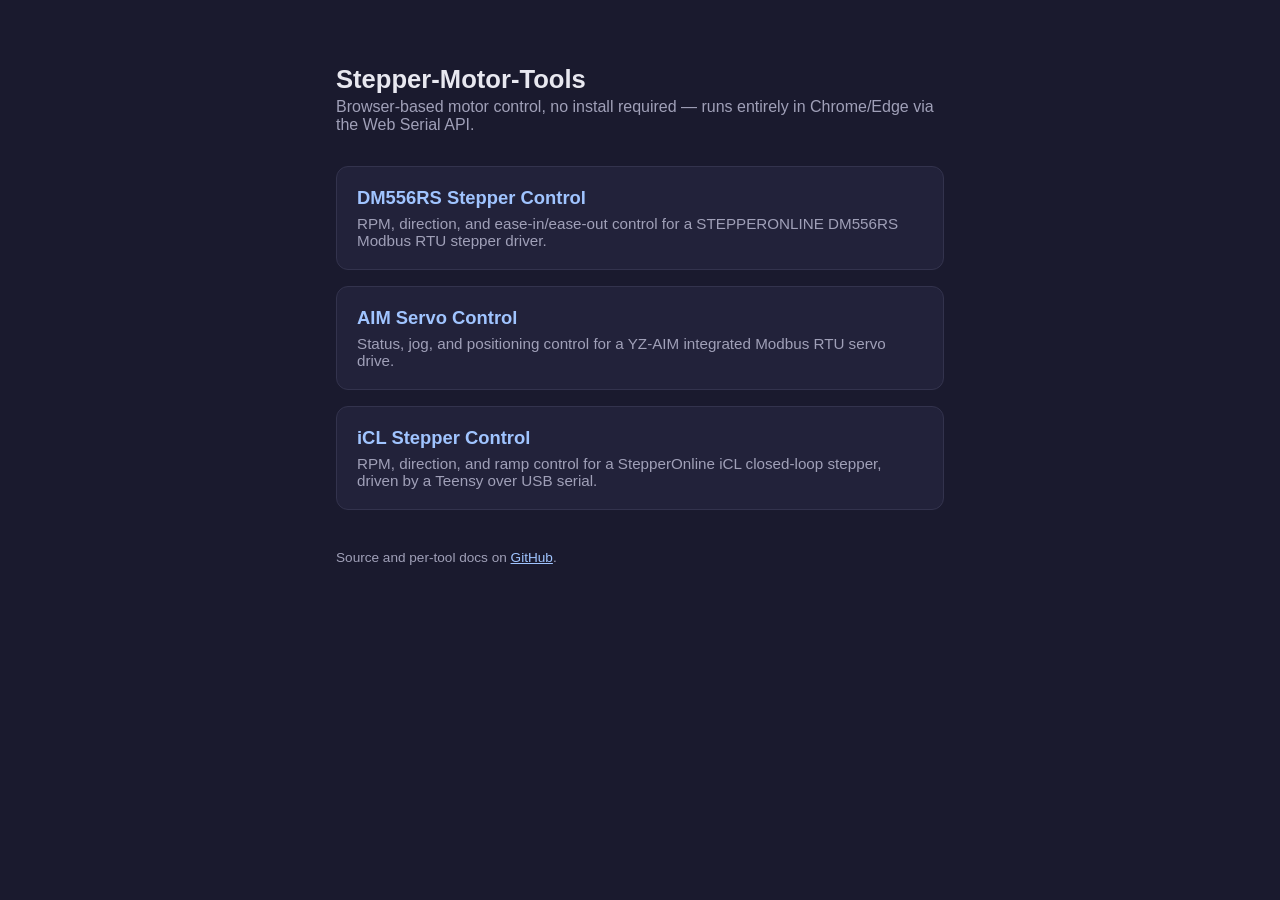
<file: Landing/index.html>
<!DOCTYPE html>
<html lang="en">
<head>
<meta charset="UTF-8">
<meta name="viewport" content="width=device-width, initial-scale=1.0">
<title>Stepper-Motor-Tools</title>
<style>
  :root {
    --bg: #1a1a2e;
    --panel-bg: #22223a;
    --text: #e8e8f0;
    --muted: #a0a0b8;
    --accent: #a0c4ff;
    --border: #33334d;
  }
  * { box-sizing: border-box; }
  body {
    margin: 0;
    font-family: -apple-system, BlinkMacSystemFont, "Segoe UI", Roboto, sans-serif;
    background: var(--bg);
    color: var(--text);
  }
  .page {
    max-width: 640px;
    margin: 0 auto;
    padding: 48px 16px;
  }
  h1 { font-size: 1.6rem; margin-bottom: 4px; }
  .subtitle { color: var(--muted); margin-top: 0; }
  .tool-list { display: flex; flex-direction: column; gap: 16px; margin-top: 32px; }
  a.tool-card {
    display: block;
    padding: 20px;
    border-radius: 12px;
    background: var(--panel-bg);
    border: 1px solid var(--border);
    color: var(--text);
    text-decoration: none;
  }
  a.tool-card:hover { border-color: var(--accent); }
  .tool-card h2 { margin: 0 0 6px; font-size: 1.15rem; color: var(--accent); }
  .tool-card p { margin: 0; color: var(--muted); font-size: 0.95rem; }
  footer { margin-top: 40px; color: var(--muted); font-size: 0.85rem; }
  footer a { color: var(--accent); }
</style>
</head>
<body>
<div class="page">
  <h1>Stepper-Motor-Tools</h1>
  <p class="subtitle">Browser-based motor control, no install required &mdash; runs entirely in Chrome/Edge via the Web Serial API.</p>

  <div class="tool-list">
    <a class="tool-card" href="./dm556rs/">
      <h2>DM556RS Stepper Control</h2>
      <p>RPM, direction, and ease-in/ease-out control for a STEPPERONLINE DM556RS Modbus RTU stepper driver.</p>
    </a>
    <a class="tool-card" href="./aim-servo/">
      <h2>AIM Servo Control</h2>
      <p>Status, jog, and positioning control for a YZ-AIM integrated Modbus RTU servo drive.</p>
    </a>
    <a class="tool-card" href="./icl/">
      <h2>iCL Stepper Control</h2>
      <p>RPM, direction, and ramp control for a StepperOnline iCL closed-loop stepper, driven by a Teensy over USB serial.</p>
    </a>
  </div>

  <footer>
    Source and per-tool docs on <a href="https://github.com/MeowWolf/Stepper-Motor-Tools">GitHub</a>.
  </footer>
</div>
</body>
</html>
</file>
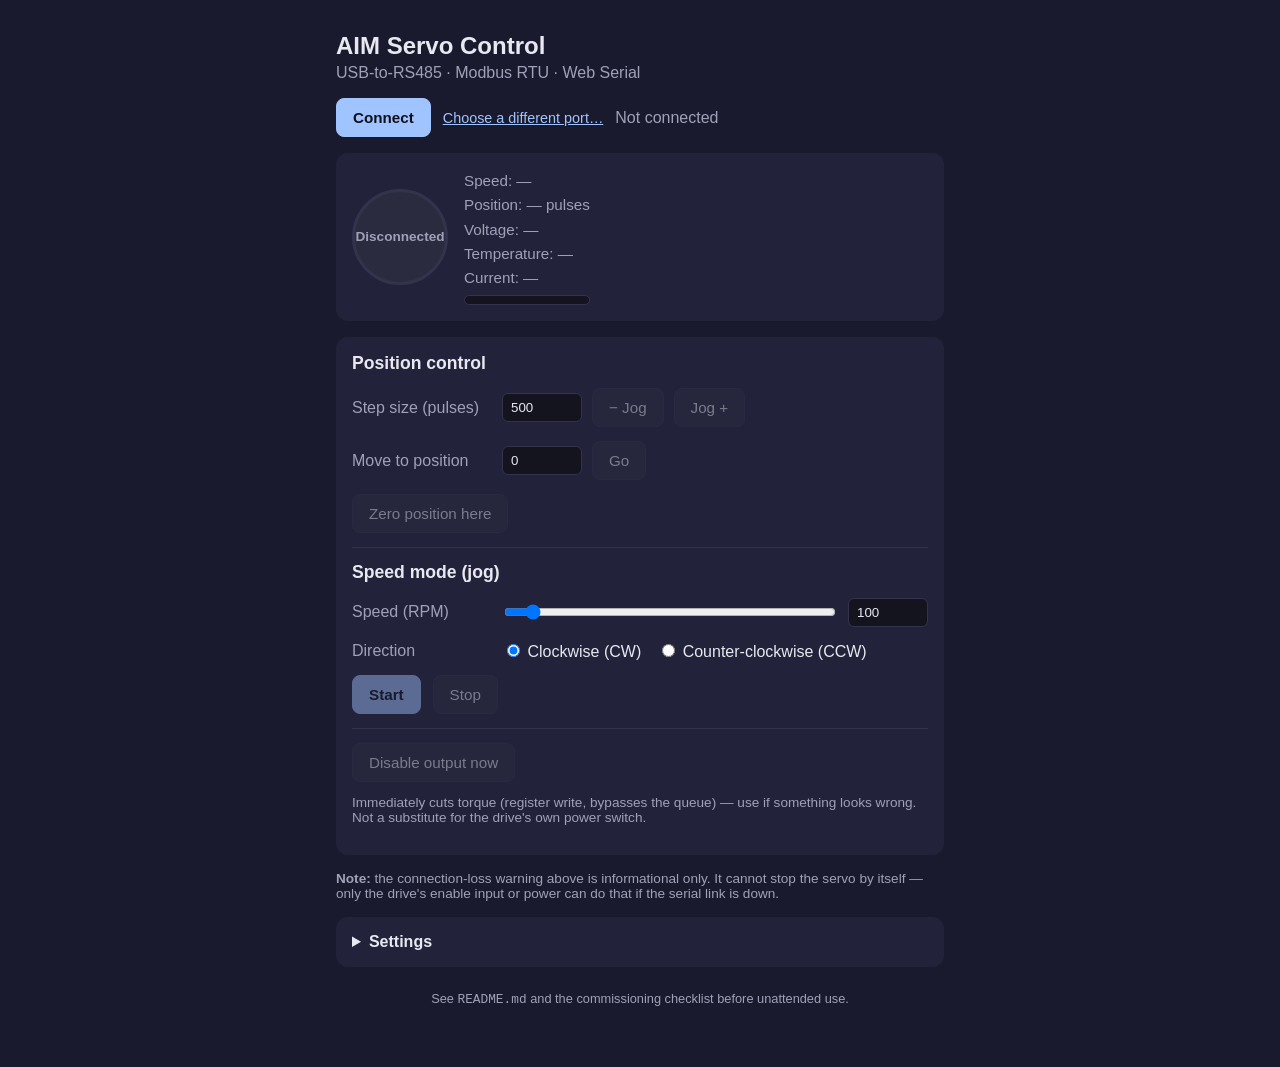
<file: AimServo/Web/index.html>
<!DOCTYPE html>
<html lang="en">
<head>
<meta charset="UTF-8">
<meta name="viewport" content="width=device-width, initial-scale=1.0">
<title>AIM Servo Control</title>
<link rel="stylesheet" href="css/styles.css">
</head>
<body>

<div id="unsupported-notice" class="unsupported-notice" hidden>
  <h1>Browser not supported</h1>
  <p>
    This tool needs the Web Serial API to talk to your USB-to-RS485 adapter. That's only
    available in <strong>Google Chrome</strong> or <strong>Microsoft Edge</strong> on a desktop
    or laptop computer.
  </p>
  <p>It will not work in Safari, Firefox, or on most mobile browsers.</p>
</div>

<div id="app" class="app">

  <header class="app-header">
    <h1>AIM Servo Control</h1>
    <p class="subtitle">USB-to-RS485 &middot; Modbus RTU &middot; Web Serial</p>
  </header>

  <div id="link-lost-banner" class="banner banner-warning" hidden>
    <strong>Connection lost.</strong>
    If the servo was jogging, it may still be spinning &mdash; this app cannot stop it without
    a live connection. Use the drive's enable input or power switch if needed.
    <button id="btn-reconnect" type="button">Reconnect</button>
  </div>

  <section class="connection-bar">
    <button id="btn-connect" type="button" class="btn btn-primary">Connect</button>
    <button id="btn-disconnect" type="button" class="btn" hidden>Disconnect</button>
    <button id="btn-choose-port" type="button" class="btn-link">Choose a different port&hellip;</button>
    <span id="connection-state" class="connection-state">Not connected</span>
  </section>

  <section id="status-panel" class="status-panel">
    <div id="status-light" class="status-light status-idle">
      <span id="status-text">Idle</span>
    </div>
    <div class="status-details">
      <div>Speed: <span id="status-speed">&mdash;</span></div>
      <div>Position: <span id="status-position">&mdash;</span> pulses</div>
      <div>Voltage: <span id="status-voltage">&mdash;</span></div>
      <div>Temperature: <span id="status-temp">&mdash;</span></div>
      <div>
        Current: <span id="status-current">&mdash;</span>
        <div class="current-bar-track"><div id="current-bar-fill" class="current-bar-fill"></div></div>
      </div>
      <div id="status-alarm" class="status-alarm" hidden></div>
    </div>
  </section>

  <section class="controls-panel">
    <div class="control-section">
      <h2>Position control</h2>
      <div class="control-row">
        <label for="step-size">Step size (pulses)</label>
        <input type="number" id="step-size" value="500" min="1">
        <button id="btn-jog-neg" type="button" class="btn">&minus; Jog</button>
        <button id="btn-jog-pos" type="button" class="btn">Jog +</button>
      </div>
      <div class="control-row">
        <label for="absolute-target">Move to position</label>
        <input type="number" id="absolute-target" value="0">
        <button id="btn-move-absolute" type="button" class="btn">Go</button>
      </div>
      <div class="control-row">
        <button id="btn-zero-position" type="button" class="btn">Zero position here</button>
      </div>
    </div>

    <div class="control-section">
      <h2>Speed mode (jog)</h2>
      <div class="control-row">
        <label for="jog-rpm-slider">Speed (RPM)</label>
        <input type="range" id="jog-rpm-slider" min="0" max="1500" value="100">
        <input type="number" id="jog-rpm-number" min="0" max="1500" value="100">
      </div>
      <div class="control-row">
        <span class="control-label">Direction</span>
        <div class="direction-toggle" role="radiogroup" aria-label="Direction">
          <label><input type="radio" name="jog-direction" value="CW" checked> Clockwise (CW)</label>
          <label><input type="radio" name="jog-direction" value="CCW"> Counter-clockwise (CCW)</label>
        </div>
      </div>
      <p id="jog-direction-hint" class="hint" hidden>Stop jogging to change direction.</p>
      <div class="control-row button-row">
        <button id="btn-jog-start" type="button" class="btn btn-primary" disabled>Start</button>
        <button id="btn-jog-stop" type="button" class="btn" disabled>Stop</button>
      </div>
    </div>

    <div class="control-section">
      <button id="btn-disable-output" type="button" class="btn" disabled>Disable output now</button>
      <p class="hint">Immediately cuts torque (register write, bypasses the queue) &mdash; use if
        something looks wrong. Not a substitute for the drive's own power switch.</p>
    </div>

    <div id="fault-panel" class="fault-panel" hidden>
      <p id="fault-message"></p>
      <button id="btn-clear-fault" type="button" class="btn">Resume</button>
    </div>

    <div id="trip-panel" class="trip-panel" hidden>
      <p>Output was disabled automatically: measured current exceeded the configured safety
        threshold (possible stall/bind). Confirm the shaft is free before resuming.</p>
      <button id="btn-resume-trip" type="button" class="btn">Resume</button>
    </div>
  </section>

  <section class="disclaimer">
    <p>
      <strong>Note:</strong> the connection-loss warning above is informational only. It cannot
      stop the servo by itself &mdash; only the drive's enable input or power can do that if the
      serial link is down.
    </p>
  </section>

  <details class="settings-panel">
    <summary>Settings</summary>

    <div class="settings-grid">
      <label>Slave ID
        <input type="number" id="setting-slave-id" min="0" max="255">
      </label>
      <label>Model (sets RPM max)
        <select id="setting-model"></select>
      </label>
      <label>RPM min
        <input type="number" id="setting-rpm-min" min="0">
      </label>
      <label>RPM max
        <input type="number" id="setting-rpm-max" min="1">
      </label>
      <label>Acceleration ((r/min)/s)
        <input type="number" id="setting-accel" min="0" max="60098">
      </label>
      <label>Current cutoff (A)
        <input type="number" id="setting-current-cutoff" min="0" step="0.05">
      </label>
      <label>Direction method
        <select id="setting-direction-method">
          <option value="signed">Signed target speed (default, confirmed)</option>
          <option value="dir-polarity">Direction-polarity register (confirmed non-functional)</option>
        </select>
      </label>
      <label>Positive = DIR polarity
        <select id="setting-positive-dir-polarity">
          <option value="0">0</option>
          <option value="1">1</option>
        </select>
      </label>
      <label>Poll interval (ms)
        <input type="number" id="setting-poll-interval" min="50">
      </label>
      <label>Request timeout (ms)
        <input type="number" id="setting-request-timeout" min="50">
      </label>
      <label>Inter-write delay (ms)
        <input type="number" id="setting-inter-write-delay" min="0">
      </label>
      <label>Link-lost threshold (missed polls)
        <input type="number" id="setting-link-lost-threshold" min="1">
      </label>
    </div>
    <p class="hint">
      This drive is fixed at 19200 baud / 8N1 (no configurable baud/parity register), so the app
      always opens the serial port with those settings &mdash; only the Slave ID here needs to
      match the drive. Settings are stored per browser origin: values saved while testing locally
      won't carry over to the GitHub Pages URL, or vice versa.
    </p>
    <div class="settings-actions">
      <button id="btn-save-settings" type="button" class="btn btn-primary">Save settings</button>
      <button id="btn-reset-settings" type="button" class="btn">Reset to defaults</button>
    </div>

    <details class="danger-zone">
      <summary>Danger zone &mdash; write configuration to the drive</summary>
      <p class="hint">
        These write to the drive's own memory and save to EEPROM (limited write cycles &mdash;
        don't use these routinely). Only meaningful when connected.
      </p>
      <div class="control-row">
        <input type="number" id="danger-gear-num" placeholder="Numerator">
        <input type="number" id="danger-gear-den" placeholder="Denominator">
        <button id="btn-danger-gear" type="button" class="btn" disabled>Write electronic gear</button>
      </div>
      <div class="control-row">
        <button id="btn-danger-persistent-comm" type="button" class="btn" disabled>Set persistent comm-mode on power-up</button>
      </div>
    </details>

    <details class="advanced-panel">
      <summary>Advanced &mdash; raw register access (for commissioning/debugging)</summary>
      <div class="control-row">
        <label>Read register (hex addr, e.g. 0E)
          <input type="text" id="raw-read-addr" placeholder="0E">
        </label>
        <button id="btn-raw-read" type="button" class="btn" disabled>Read</button>
        <span id="raw-read-result"></span>
      </div>
      <div class="control-row">
        <label>Write register (hex addr / hex value)
          <input type="text" id="raw-write-addr" placeholder="01">
          <input type="text" id="raw-write-value" placeholder="0001">
        </label>
        <button id="btn-raw-write" type="button" class="btn" disabled>Write</button>
        <span id="raw-write-result"></span>
      </div>
    </details>
  </details>

  <footer class="app-footer">
    <p>See <code>README.md</code> and the commissioning checklist before unattended use.</p>
  </footer>

</div>

<script type="module" src="js/app.js"></script>
</body>
</html>
</file>
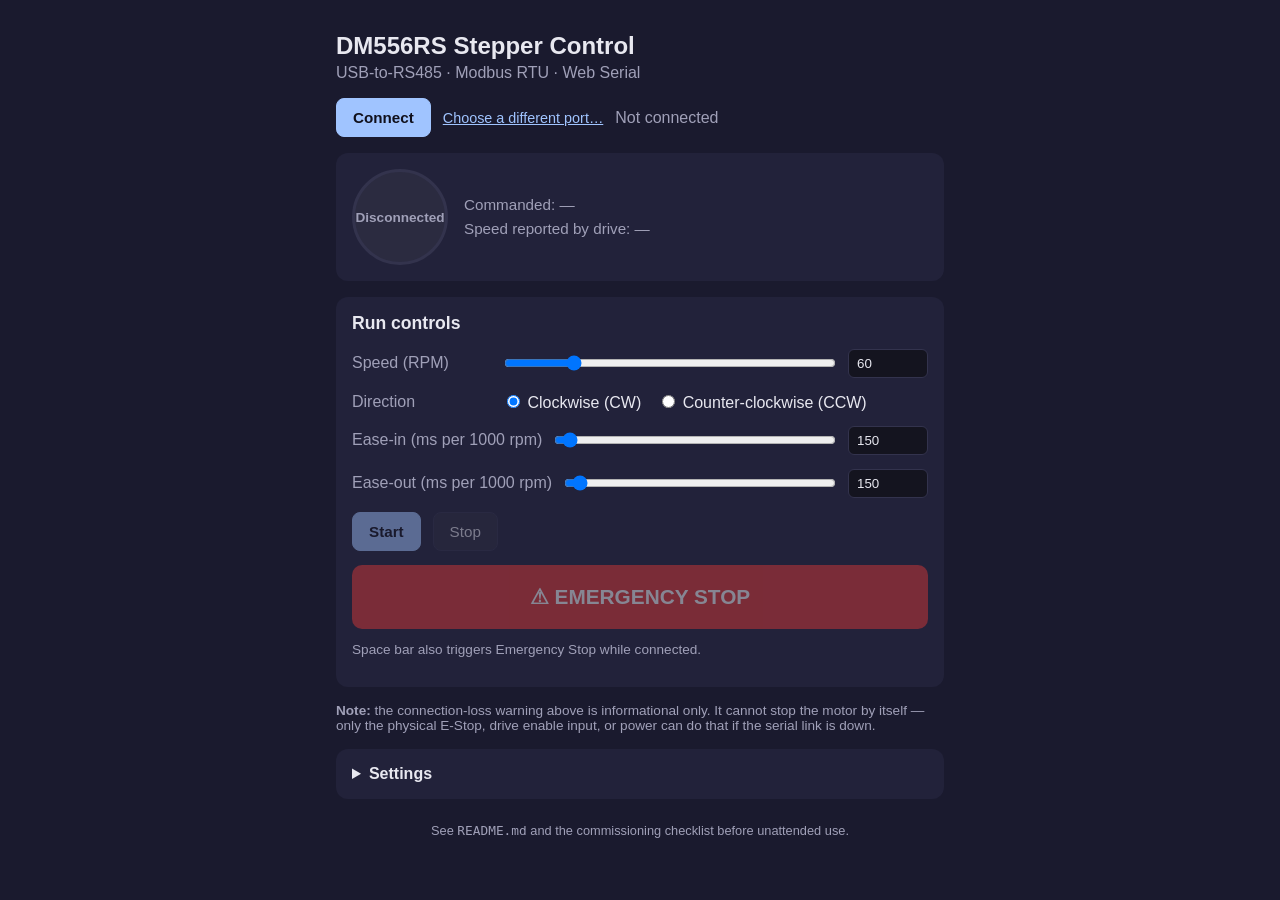
<file: DM556RS/Web/index.html>
<!DOCTYPE html>
<html lang="en">
<head>
<meta charset="UTF-8">
<meta name="viewport" content="width=device-width, initial-scale=1.0">
<title>DM556RS Stepper Control</title>
<link rel="stylesheet" href="css/styles.css">
</head>
<body>

<div id="unsupported-notice" class="unsupported-notice" hidden>
  <h1>Browser not supported</h1>
  <p>
    This tool needs the Web Serial API to talk to your USB-to-RS485 adapter. That's only
    available in <strong>Google Chrome</strong> or <strong>Microsoft Edge</strong> on a desktop
    or laptop computer.
  </p>
  <p>It will not work in Safari, Firefox, or on most mobile browsers.</p>
</div>

<div id="app" class="app">

  <header class="app-header">
    <h1>DM556RS Stepper Control</h1>
    <p class="subtitle">USB-to-RS485 &middot; Modbus RTU &middot; Web Serial</p>
  </header>

  <div id="link-lost-banner" class="banner banner-warning" hidden>
    <strong>Connection lost.</strong>
    If the motor was running, it may still be spinning &mdash; this app cannot stop it without
    a live connection. Use the drive's physical E-Stop or power switch if needed.
    <button id="btn-reconnect" type="button">Reconnect</button>
  </div>

  <section class="connection-bar">
    <button id="btn-connect" type="button" class="btn btn-primary">Connect</button>
    <button id="btn-disconnect" type="button" class="btn" hidden>Disconnect</button>
    <button id="btn-choose-port" type="button" class="btn-link">Choose a different port&hellip;</button>
    <span id="connection-state" class="connection-state">Not connected</span>
  </section>

  <section id="status-panel" class="status-panel">
    <div id="status-light" class="status-light status-idle">
      <span id="status-text">Idle</span>
    </div>
    <div class="status-details">
      <div>Commanded: <span id="status-commanded">&mdash;</span></div>
      <div>Speed reported by drive: <span id="status-feedback-rpm">&mdash;</span></div>
      <div id="status-alarm" class="status-alarm" hidden></div>
    </div>
  </section>

  <section class="controls-panel">
    <h2>Run controls</h2>

    <div class="control-row">
      <label for="rpm-slider">Speed (RPM)</label>
      <input type="range" id="rpm-slider" min="1" max="300" value="60">
      <input type="number" id="rpm-number" min="1" max="300" value="60">
    </div>

    <div class="control-row">
      <span class="control-label">Direction</span>
      <div class="direction-toggle" role="radiogroup" aria-label="Direction">
        <label><input type="radio" name="direction" value="CW" checked> Clockwise (CW)</label>
        <label><input type="radio" name="direction" value="CCW"> Counter-clockwise (CCW)</label>
      </div>
    </div>
    <p id="direction-hint" class="hint" hidden>Stop the motor to change direction.</p>

    <div class="control-row">
      <label for="ease-in-slider">Ease-in (ms per 1000 rpm)</label>
      <input type="range" id="ease-in-slider" min="0" max="5000" step="10" value="150">
      <input type="number" id="ease-in-number" min="0" max="10000" value="150">
    </div>

    <div class="control-row">
      <label for="ease-out-slider">Ease-out (ms per 1000 rpm)</label>
      <input type="range" id="ease-out-slider" min="0" max="5000" step="10" value="150">
      <input type="number" id="ease-out-number" min="0" max="10000" value="150">
    </div>

    <div class="control-row button-row">
      <button id="btn-start" type="button" class="btn btn-primary" disabled>Start</button>
      <button id="btn-stop" type="button" class="btn" disabled>Stop</button>
    </div>

    <button id="btn-estop" type="button" class="btn btn-estop" disabled>&#9888; EMERGENCY STOP</button>
    <p class="hint">Space bar also triggers Emergency Stop while connected.</p>

    <div id="fault-panel" class="fault-panel" hidden>
      <p id="fault-message"></p>
      <button id="btn-clear-fault" type="button" class="btn">Clear Fault</button>
    </div>

    <div id="estop-panel" class="estop-panel" hidden>
      <p>Emergency stop latched. Confirm the area is safe before resuming.</p>
      <button id="btn-resume" type="button" class="btn">Resume</button>
    </div>
  </section>

  <section class="disclaimer">
    <p>
      <strong>Note:</strong> the connection-loss warning above is informational only. It cannot
      stop the motor by itself &mdash; only the physical E-Stop, drive enable input, or power can
      do that if the serial link is down.
    </p>
  </section>

  <details class="settings-panel">
    <summary>Settings</summary>

    <div class="settings-grid">
      <label>Slave ID
        <input type="number" id="setting-slave-id" min="0" max="127">
      </label>
      <label>Baud rate
        <select id="setting-baud-rate"></select>
      </label>
      <label>Data format
        <select id="setting-data-format"></select>
      </label>
      <label>RPM min
        <input type="number" id="setting-rpm-min" min="0">
      </label>
      <label>RPM max
        <input type="number" id="setting-rpm-max" min="1">
      </label>
      <label>Poll interval (ms)
        <input type="number" id="setting-poll-interval" min="50">
      </label>
      <label>Request timeout (ms)
        <input type="number" id="setting-request-timeout" min="50">
      </label>
      <label>Inter-write delay (ms)
        <input type="number" id="setting-inter-write-delay" min="0">
      </label>
      <label>Link-lost threshold (missed polls)
        <input type="number" id="setting-link-lost-threshold" min="1">
      </label>
    </div>
    <p class="hint">
      Baud rate / data format / slave ID here must match the drive's DIP switches (or its
      current register values). They only take effect on your next Connect &mdash; they don't
      change anything on the drive itself. To change the drive's own configuration, use the
      Danger Zone below.
    </p>
    <div class="settings-actions">
      <button id="btn-save-settings" type="button" class="btn btn-primary">Save settings</button>
      <button id="btn-reset-settings" type="button" class="btn">Reset to defaults</button>
    </div>

    <details class="danger-zone">
      <summary>Danger zone &mdash; write configuration to the drive</summary>
      <p class="hint">
        These write to the drive's own memory and save to EEPROM (limited write cycles &mdash;
        don't use these routinely). Only meaningful when connected. After using one of these,
        update the Settings above to match, then disconnect and reconnect.
      </p>
      <div class="control-row">
        <input type="number" id="danger-slave-id" min="0" max="127" placeholder="New slave ID">
        <button id="btn-danger-slave-id" type="button" class="btn" disabled>Write slave ID</button>
      </div>
      <div class="control-row">
        <select id="danger-baud-rate"></select>
        <button id="btn-danger-baud-rate" type="button" class="btn" disabled>Write baud rate</button>
      </div>
      <div class="control-row">
        <select id="danger-data-format"></select>
        <button id="btn-danger-data-format" type="button" class="btn" disabled>Write data format</button>
      </div>
    </details>

    <details class="advanced-panel">
      <summary>Advanced &mdash; raw register access (for commissioning/debugging)</summary>
      <div class="control-row">
        <label>Read register (hex addr, e.g. 1003)
          <input type="text" id="raw-read-addr" placeholder="1003">
        </label>
        <button id="btn-raw-read" type="button" class="btn" disabled>Read</button>
        <span id="raw-read-result"></span>
      </div>
      <div class="control-row">
        <label>Write register (hex addr / hex value)
          <input type="text" id="raw-write-addr" placeholder="6002">
          <input type="text" id="raw-write-value" placeholder="0040">
        </label>
        <button id="btn-raw-write" type="button" class="btn" disabled>Write</button>
        <span id="raw-write-result"></span>
      </div>
    </details>
  </details>

  <footer class="app-footer">
    <p>See <code>README.md</code> and the commissioning checklist before unattended use.</p>
  </footer>

</div>

<script type="module" src="js/app.js"></script>
</body>
</html>
</file>
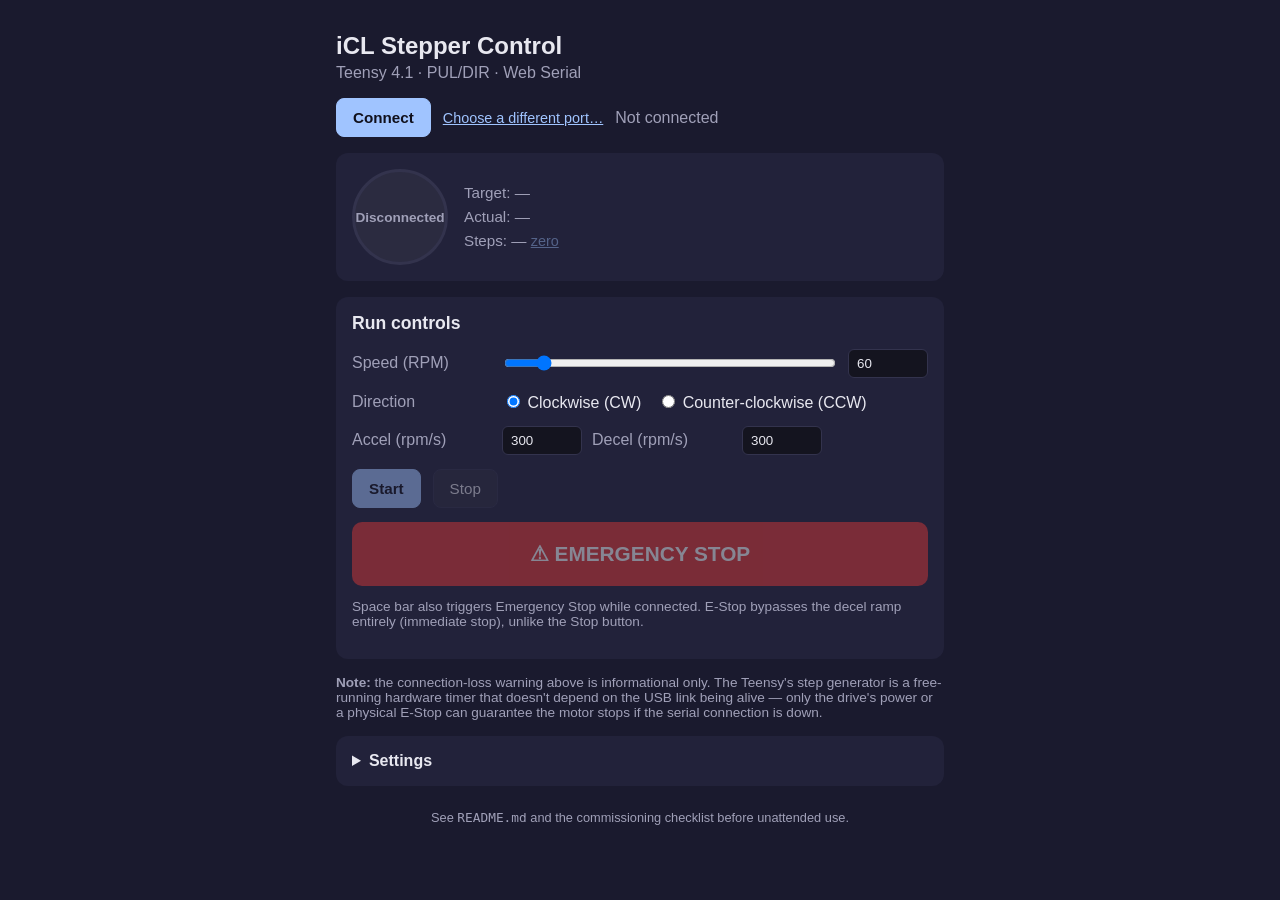
<file: iCL/Web/index.html>
<!DOCTYPE html>
<html lang="en">
<head>
<meta charset="UTF-8">
<meta name="viewport" content="width=device-width, initial-scale=1.0">
<title>iCL Stepper Control</title>
<link rel="stylesheet" href="css/styles.css">
</head>
<body>

<div id="unsupported-notice" class="unsupported-notice" hidden>
  <h1>Browser not supported</h1>
  <p>
    This tool needs the Web Serial API to talk to the Teensy over USB. That's only available in
    <strong>Google Chrome</strong> or <strong>Microsoft Edge</strong> on a desktop or laptop
    computer.
  </p>
  <p>It will not work in Safari, Firefox, or on most mobile browsers.</p>
</div>

<div id="app" class="app">

  <header class="app-header">
    <h1>iCL Stepper Control</h1>
    <p class="subtitle">Teensy 4.1 &middot; PUL/DIR &middot; Web Serial</p>
  </header>

  <div id="link-lost-banner" class="banner banner-warning" hidden>
    <strong>Connection lost.</strong>
    The Teensy generates step pulses independently of the USB link, so if the motor was running
    it will keep running until you intervene &mdash; this app cannot stop it without a live
    connection.
    <button id="btn-reconnect" type="button">Reconnect</button>
  </div>

  <section class="connection-bar">
    <button id="btn-connect" type="button" class="btn btn-primary">Connect</button>
    <button id="btn-disconnect" type="button" class="btn" hidden>Disconnect</button>
    <button id="btn-choose-port" type="button" class="btn-link">Choose a different port&hellip;</button>
    <span id="connection-state" class="connection-state">Not connected</span>
  </section>

  <section id="status-panel" class="status-panel">
    <div id="status-light" class="status-light status-idle">
      <span id="status-text">Idle</span>
    </div>
    <div class="status-details">
      <div>Target: <span id="status-target">&mdash;</span></div>
      <div>Actual: <span id="status-actual">&mdash;</span></div>
      <div>Steps: <span id="status-steps">&mdash;</span> <button id="btn-zero-steps" type="button" class="btn-link" disabled>zero</button></div>
    </div>
  </section>

  <section class="controls-panel">
    <h2>Run controls</h2>

    <div class="control-row">
      <label for="rpm-slider">Speed (RPM)</label>
      <input type="range" id="rpm-slider" min="0" max="600" value="60">
      <input type="number" id="rpm-number" min="0" max="600" value="60">
    </div>

    <div class="control-row">
      <span class="control-label">Direction</span>
      <div class="direction-toggle" role="radiogroup" aria-label="Direction">
        <label><input type="radio" name="direction" value="CW" checked> Clockwise (CW)</label>
        <label><input type="radio" name="direction" value="CCW"> Counter-clockwise (CCW)</label>
      </div>
    </div>
    <p id="direction-hint" class="hint" hidden>Stop the motor to change direction.</p>

    <div class="control-row">
      <label for="accel-number">Accel (rpm/s)</label>
      <input type="number" id="accel-number" min="1" value="300">
      <label for="decel-number">Decel (rpm/s)</label>
      <input type="number" id="decel-number" min="1" value="300">
    </div>

    <div class="control-row button-row">
      <button id="btn-start" type="button" class="btn btn-primary" disabled>Start</button>
      <button id="btn-stop" type="button" class="btn" disabled>Stop</button>
    </div>

    <button id="btn-estop" type="button" class="btn btn-estop" disabled>&#9888; EMERGENCY STOP</button>
    <p class="hint">Space bar also triggers Emergency Stop while connected. E-Stop bypasses the
      decel ramp entirely (immediate stop), unlike the Stop button.</p>
  </section>

  <section class="disclaimer">
    <p>
      <strong>Note:</strong> the connection-loss warning above is informational only. The Teensy's
      step generator is a free-running hardware timer that doesn't depend on the USB link being
      alive &mdash; only the drive's power or a physical E-Stop can guarantee the motor stops if
      the serial connection is down.
    </p>
  </section>

  <details class="settings-panel">
    <summary>Settings</summary>

    <div class="settings-grid">
      <label>RPM min
        <input type="number" id="setting-rpm-min" min="0">
      </label>
      <label>RPM max
        <input type="number" id="setting-rpm-max" min="1">
      </label>
      <label>Steps per revolution
        <input type="number" id="setting-steps-per-rev" min="1">
      </label>
      <label>Invert direction
        <select id="setting-invert">
          <option value="false">Normal</option>
          <option value="true">Inverted</option>
        </select>
      </label>
      <label>Link-lost timeout (ms)
        <input type="number" id="setting-link-lost-timeout" min="200">
      </label>
      <label>Command quiet window (ms)
        <input type="number" id="setting-command-quiet" min="50">
      </label>
      <label>Command timeout (ms)
        <input type="number" id="setting-command-timeout" min="100">
      </label>
    </div>
    <p class="hint">
      Steps per revolution must match the drive's SW1&ndash;SW4 microstep DIP switches (default
      400 = all on). Invert flips DIR polarity in software if CW/CCW came out backwards for your
      wiring. Both require the motor to be stopped, matching the firmware's own rule. This drive's
      firmware has no persistent storage &mdash; these reset to the sketch's compiled-in defaults
      every time the Teensy powers up, so this app re-syncs them from the device on each Connect.
    </p>
    <div class="settings-actions">
      <button id="btn-save-settings" type="button" class="btn btn-primary">Save settings</button>
      <button id="btn-reset-settings" type="button" class="btn">Reset to defaults</button>
    </div>

    <details class="advanced-panel">
      <summary>Advanced &mdash; raw command console (for commissioning/debugging)</summary>
      <div class="control-row">
        <label>Send raw command
          <input type="text" id="raw-command" placeholder="status">
        </label>
        <button id="btn-raw-send" type="button" class="btn" disabled>Send</button>
      </div>
      <pre id="raw-command-log" class="hint" style="white-space: pre-wrap; max-height: 160px; overflow-y: auto;"></pre>
    </details>
  </details>

  <footer class="app-footer">
    <p>See <code>README.md</code> and the commissioning checklist before unattended use.</p>
  </footer>

</div>

<script type="module" src="js/app.js"></script>
</body>
</html>
</file>
<file: AimServo/Web/css/styles.css>
:root {
  --bg: #1a1a2e;
  --panel-bg: #22223a;
  --text: #e8e8f0;
  --muted: #a0a0b8;
  --accent: #a0c4ff;
  --green: #4caf50;
  --gray: #6b6b80;
  --red: #e53935;
  --amber: #ffb300;
  --border: #33334d;
}

* { box-sizing: border-box; }

/* Author rules like `.banner { display: flex }` would otherwise silently override the
   `hidden` attribute (author styles beat the UA stylesheet regardless of specificity). */
[hidden] { display: none !important; }

body {
  margin: 0;
  font-family: -apple-system, BlinkMacSystemFont, "Segoe UI", Roboto, sans-serif;
  background: var(--bg);
  color: var(--text);
}

.app {
  max-width: 640px;
  margin: 0 auto;
  padding: 16px 16px 48px;
}

.app-header h1 { margin-bottom: 0; font-size: 1.5rem; }
.subtitle { color: var(--muted); margin-top: 4px; }

.unsupported-notice {
  max-width: 560px;
  margin: 15vh auto;
  padding: 24px;
  text-align: center;
}
.unsupported-notice h1 { color: var(--red, #e53935); }

.banner {
  padding: 12px 16px;
  border-radius: 8px;
  margin-bottom: 16px;
  display: flex;
  align-items: center;
  gap: 12px;
  flex-wrap: wrap;
}
.banner-warning {
  background: #4d3a12;
  border: 1px solid var(--amber);
  color: #ffe0a0;
}

.connection-bar {
  display: flex;
  align-items: center;
  gap: 12px;
  margin-bottom: 16px;
}
.connection-state { color: var(--muted); }

.btn-link {
  background: none;
  border: none;
  color: var(--accent);
  cursor: pointer;
  padding: 0;
  font-size: 0.9rem;
  text-decoration: underline;
}
.btn-link:disabled { opacity: 0.4; cursor: not-allowed; }

.status-panel {
  display: flex;
  gap: 16px;
  align-items: center;
  background: var(--panel-bg);
  border-radius: 12px;
  padding: 16px;
  margin-bottom: 16px;
  flex-wrap: wrap;
}
.status-light {
  width: 96px;
  height: 96px;
  border-radius: 50%;
  display: flex;
  align-items: center;
  justify-content: center;
  text-align: center;
  font-weight: 600;
  font-size: 0.85rem;
  flex-shrink: 0;
  border: 3px solid var(--border);
}
.status-idle { background: #2b2b40; color: var(--muted); }
.status-running { background: #1e3d20; color: var(--green); border-color: var(--green); }
.status-fault { background: #3d1e1e; color: var(--red); border-color: var(--red); }
.status-details { color: var(--muted); font-size: 0.95rem; line-height: 1.6; }
.status-alarm { color: var(--red); font-weight: 600; }

.current-bar-track {
  width: 100%;
  height: 10px;
  border-radius: 5px;
  background: #14141f;
  border: 1px solid var(--border);
  overflow: hidden;
  margin-top: 4px;
}
.current-bar-fill {
  height: 100%;
  background: var(--green);
  width: 0%;
}
.current-bar-fill.current-high { background: var(--amber); }
.current-bar-fill.current-trip { background: var(--red); }

.controls-panel {
  background: var(--panel-bg);
  border-radius: 12px;
  padding: 16px;
  margin-bottom: 16px;
}
.controls-panel h2 { margin-top: 0; font-size: 1.1rem; }
.controls-panel h3 { font-size: 0.95rem; color: var(--muted); margin: 0 0 10px; }
.control-section {
  padding-top: 14px;
  margin-top: 14px;
  border-top: 1px solid var(--border);
}
.control-section:first-of-type { border-top: none; margin-top: 0; padding-top: 0; }

.control-row {
  display: flex;
  align-items: center;
  gap: 10px;
  margin-bottom: 14px;
  flex-wrap: wrap;
}
.control-row label { min-width: 140px; color: var(--muted); }
.control-label { min-width: 140px; color: var(--muted); }
.control-row input[type="range"] { flex: 1; min-width: 120px; }
.control-row input[type="number"] { width: 80px; }
.direction-toggle { display: flex; gap: 16px; }
.direction-toggle label { min-width: 0; color: var(--text); }

.button-row { gap: 12px; }

.btn {
  padding: 10px 16px;
  border-radius: 8px;
  border: 1px solid var(--border);
  background: #2b2b40;
  color: var(--text);
  cursor: pointer;
  font-size: 0.95rem;
}
.btn:hover:not(:disabled) { background: #35355a; }
.btn:disabled { opacity: 0.45; cursor: not-allowed; }
.btn-primary { background: var(--accent); color: #10101c; border-color: var(--accent); font-weight: 600; }
.btn-primary:hover:not(:disabled) { background: #b8d4ff; }

.hint { color: var(--muted); font-size: 0.85rem; }

.fault-panel, .trip-panel {
  margin-top: 12px;
  padding: 12px;
  border-radius: 8px;
  background: #3d1e1e;
  border: 1px solid var(--red);
}

.disclaimer {
  color: var(--muted);
  font-size: 0.85rem;
  margin-bottom: 16px;
}

.settings-panel {
  background: var(--panel-bg);
  border-radius: 12px;
  padding: 16px;
  margin-bottom: 16px;
}
.settings-panel summary { cursor: pointer; font-weight: 600; }
.settings-grid {
  display: grid;
  grid-template-columns: 1fr 1fr;
  gap: 12px;
  margin: 16px 0;
}
.settings-grid label {
  display: flex;
  flex-direction: column;
  gap: 4px;
  color: var(--muted);
  font-size: 0.85rem;
}
.settings-actions { display: flex; gap: 12px; margin-top: 8px; }

.danger-zone, .advanced-panel {
  margin-top: 16px;
  padding: 12px;
  border-radius: 8px;
  border: 1px solid var(--border);
}
.danger-zone summary, .advanced-panel summary { cursor: pointer; color: var(--amber); }

.app-footer {
  color: var(--muted);
  font-size: 0.8rem;
  text-align: center;
  margin-top: 24px;
}

input[type="text"], input[type="number"], select {
  background: #14141f;
  color: var(--text);
  border: 1px solid var(--border);
  border-radius: 6px;
  padding: 6px 8px;
}

input:disabled { cursor: not-allowed; }
.direction-toggle label:has(input:disabled) { opacity: 0.5; cursor: not-allowed; }

@media (max-width: 480px) {
  .status-panel { flex-direction: column; text-align: center; }
  .control-row label, .control-label { min-width: 0; }
}
</file>
<file: DM556RS/Web/css/styles.css>
:root {
  --bg: #1a1a2e;
  --panel-bg: #22223a;
  --text: #e8e8f0;
  --muted: #a0a0b8;
  --accent: #a0c4ff;
  --green: #4caf50;
  --gray: #6b6b80;
  --red: #e53935;
  --amber: #ffb300;
  --border: #33334d;
}

* { box-sizing: border-box; }

/* Author rules like `.banner { display: flex }` would otherwise silently override the
   `hidden` attribute (author styles beat the UA stylesheet regardless of specificity). */
[hidden] { display: none !important; }

body {
  margin: 0;
  font-family: -apple-system, BlinkMacSystemFont, "Segoe UI", Roboto, sans-serif;
  background: var(--bg);
  color: var(--text);
}

.app {
  max-width: 640px;
  margin: 0 auto;
  padding: 16px 16px 48px;
}

.app-header h1 { margin-bottom: 0; font-size: 1.5rem; }
.subtitle { color: var(--muted); margin-top: 4px; }

.unsupported-notice {
  max-width: 560px;
  margin: 15vh auto;
  padding: 24px;
  text-align: center;
}
.unsupported-notice h1 { color: var(--red, #e53935); }

.banner {
  padding: 12px 16px;
  border-radius: 8px;
  margin-bottom: 16px;
  display: flex;
  align-items: center;
  gap: 12px;
  flex-wrap: wrap;
}
.banner-warning {
  background: #4d3a12;
  border: 1px solid var(--amber);
  color: #ffe0a0;
}

.connection-bar {
  display: flex;
  align-items: center;
  gap: 12px;
  margin-bottom: 16px;
}
.connection-state { color: var(--muted); }

.btn-link {
  background: none;
  border: none;
  color: var(--accent);
  cursor: pointer;
  padding: 0;
  font-size: 0.9rem;
  text-decoration: underline;
}
.btn-link:disabled { opacity: 0.4; cursor: not-allowed; }

.status-panel {
  display: flex;
  gap: 16px;
  align-items: center;
  background: var(--panel-bg);
  border-radius: 12px;
  padding: 16px;
  margin-bottom: 16px;
}
.status-light {
  width: 96px;
  height: 96px;
  border-radius: 50%;
  display: flex;
  align-items: center;
  justify-content: center;
  text-align: center;
  font-weight: 600;
  font-size: 0.85rem;
  flex-shrink: 0;
  border: 3px solid var(--border);
}
.status-idle { background: #2b2b40; color: var(--muted); }
.status-running { background: #1e3d20; color: var(--green); border-color: var(--green); }
.status-fault { background: #3d1e1e; color: var(--red); border-color: var(--red); }
.status-details { color: var(--muted); font-size: 0.95rem; line-height: 1.6; }
.status-alarm { color: var(--red); font-weight: 600; }

.controls-panel {
  background: var(--panel-bg);
  border-radius: 12px;
  padding: 16px;
  margin-bottom: 16px;
}
.controls-panel h2 { margin-top: 0; font-size: 1.1rem; }

.control-row {
  display: flex;
  align-items: center;
  gap: 10px;
  margin-bottom: 14px;
  flex-wrap: wrap;
}
.control-row label { min-width: 140px; color: var(--muted); }
.control-label { min-width: 140px; color: var(--muted); }
.control-row input[type="range"] { flex: 1; min-width: 120px; }
.control-row input[type="number"] { width: 80px; }
.direction-toggle { display: flex; gap: 16px; }
.direction-toggle label { min-width: 0; color: var(--text); }

.button-row { gap: 12px; }

.btn {
  padding: 10px 16px;
  border-radius: 8px;
  border: 1px solid var(--border);
  background: #2b2b40;
  color: var(--text);
  cursor: pointer;
  font-size: 0.95rem;
}
.btn:hover:not(:disabled) { background: #35355a; }
.btn:disabled { opacity: 0.45; cursor: not-allowed; }
.btn-primary { background: var(--accent); color: #10101c; border-color: var(--accent); font-weight: 600; }
.btn-primary:hover:not(:disabled) { background: #b8d4ff; }

.btn-estop {
  display: block;
  width: 100%;
  padding: 20px;
  margin: 8px 0;
  background: var(--red);
  color: white;
  font-size: 1.3rem;
  font-weight: 700;
  border: none;
  border-radius: 10px;
}
.btn-estop:hover:not(:disabled) { background: #ff5a52; }

.hint { color: var(--muted); font-size: 0.85rem; }

.fault-panel, .estop-panel {
  margin-top: 12px;
  padding: 12px;
  border-radius: 8px;
  background: #3d1e1e;
  border: 1px solid var(--red);
}

.disclaimer {
  color: var(--muted);
  font-size: 0.85rem;
  margin-bottom: 16px;
}

.settings-panel {
  background: var(--panel-bg);
  border-radius: 12px;
  padding: 16px;
  margin-bottom: 16px;
}
.settings-panel summary { cursor: pointer; font-weight: 600; }
.settings-grid {
  display: grid;
  grid-template-columns: 1fr 1fr;
  gap: 12px;
  margin: 16px 0;
}
.settings-grid label {
  display: flex;
  flex-direction: column;
  gap: 4px;
  color: var(--muted);
  font-size: 0.85rem;
}
.settings-actions { display: flex; gap: 12px; margin-top: 8px; }

.danger-zone, .advanced-panel {
  margin-top: 16px;
  padding: 12px;
  border-radius: 8px;
  border: 1px solid var(--border);
}
.danger-zone summary, .advanced-panel summary { cursor: pointer; color: var(--amber); }

.app-footer {
  color: var(--muted);
  font-size: 0.8rem;
  text-align: center;
  margin-top: 24px;
}

input[type="text"], input[type="number"], select {
  background: #14141f;
  color: var(--text);
  border: 1px solid var(--border);
  border-radius: 6px;
  padding: 6px 8px;
}

input:disabled { cursor: not-allowed; }
.direction-toggle label:has(input:disabled) { opacity: 0.5; cursor: not-allowed; }

@media (max-width: 480px) {
  .status-panel { flex-direction: column; text-align: center; }
  .control-row label, .control-label { min-width: 0; }
}
</file>
<file: iCL/Web/css/styles.css>
:root {
  --bg: #1a1a2e;
  --panel-bg: #22223a;
  --text: #e8e8f0;
  --muted: #a0a0b8;
  --accent: #a0c4ff;
  --green: #4caf50;
  --gray: #6b6b80;
  --red: #e53935;
  --amber: #ffb300;
  --border: #33334d;
}

* { box-sizing: border-box; }

/* Author rules like `.banner { display: flex }` would otherwise silently override the
   `hidden` attribute (author styles beat the UA stylesheet regardless of specificity). */
[hidden] { display: none !important; }

body {
  margin: 0;
  font-family: -apple-system, BlinkMacSystemFont, "Segoe UI", Roboto, sans-serif;
  background: var(--bg);
  color: var(--text);
}

.app {
  max-width: 640px;
  margin: 0 auto;
  padding: 16px 16px 48px;
}

.app-header h1 { margin-bottom: 0; font-size: 1.5rem; }
.subtitle { color: var(--muted); margin-top: 4px; }

.unsupported-notice {
  max-width: 560px;
  margin: 15vh auto;
  padding: 24px;
  text-align: center;
}
.unsupported-notice h1 { color: var(--red, #e53935); }

.banner {
  padding: 12px 16px;
  border-radius: 8px;
  margin-bottom: 16px;
  display: flex;
  align-items: center;
  gap: 12px;
  flex-wrap: wrap;
}
.banner-warning {
  background: #4d3a12;
  border: 1px solid var(--amber);
  color: #ffe0a0;
}

.connection-bar {
  display: flex;
  align-items: center;
  gap: 12px;
  margin-bottom: 16px;
}
.connection-state { color: var(--muted); }

.btn-link {
  background: none;
  border: none;
  color: var(--accent);
  cursor: pointer;
  padding: 0;
  font-size: 0.9rem;
  text-decoration: underline;
}
.btn-link:disabled { opacity: 0.4; cursor: not-allowed; }

.status-panel {
  display: flex;
  gap: 16px;
  align-items: center;
  background: var(--panel-bg);
  border-radius: 12px;
  padding: 16px;
  margin-bottom: 16px;
}
.status-light {
  width: 96px;
  height: 96px;
  border-radius: 50%;
  display: flex;
  align-items: center;
  justify-content: center;
  text-align: center;
  font-weight: 600;
  font-size: 0.85rem;
  flex-shrink: 0;
  border: 3px solid var(--border);
}
.status-idle { background: #2b2b40; color: var(--muted); }
.status-running { background: #1e3d20; color: var(--green); border-color: var(--green); }
.status-fault { background: #3d1e1e; color: var(--red); border-color: var(--red); }
.status-details { color: var(--muted); font-size: 0.95rem; line-height: 1.6; }
.status-alarm { color: var(--red); font-weight: 600; }

.controls-panel {
  background: var(--panel-bg);
  border-radius: 12px;
  padding: 16px;
  margin-bottom: 16px;
}
.controls-panel h2 { margin-top: 0; font-size: 1.1rem; }

.control-row {
  display: flex;
  align-items: center;
  gap: 10px;
  margin-bottom: 14px;
  flex-wrap: wrap;
}
.control-row label { min-width: 140px; color: var(--muted); }
.control-label { min-width: 140px; color: var(--muted); }
.control-row input[type="range"] { flex: 1; min-width: 120px; }
.control-row input[type="number"] { width: 80px; }
.direction-toggle { display: flex; gap: 16px; }
.direction-toggle label { min-width: 0; color: var(--text); }

.button-row { gap: 12px; }

.btn {
  padding: 10px 16px;
  border-radius: 8px;
  border: 1px solid var(--border);
  background: #2b2b40;
  color: var(--text);
  cursor: pointer;
  font-size: 0.95rem;
}
.btn:hover:not(:disabled) { background: #35355a; }
.btn:disabled { opacity: 0.45; cursor: not-allowed; }
.btn-primary { background: var(--accent); color: #10101c; border-color: var(--accent); font-weight: 600; }
.btn-primary:hover:not(:disabled) { background: #b8d4ff; }

.btn-estop {
  display: block;
  width: 100%;
  padding: 20px;
  margin: 8px 0;
  background: var(--red);
  color: white;
  font-size: 1.3rem;
  font-weight: 700;
  border: none;
  border-radius: 10px;
}
.btn-estop:hover:not(:disabled) { background: #ff5a52; }

.hint { color: var(--muted); font-size: 0.85rem; }

.fault-panel, .estop-panel {
  margin-top: 12px;
  padding: 12px;
  border-radius: 8px;
  background: #3d1e1e;
  border: 1px solid var(--red);
}

.disclaimer {
  color: var(--muted);
  font-size: 0.85rem;
  margin-bottom: 16px;
}

.settings-panel {
  background: var(--panel-bg);
  border-radius: 12px;
  padding: 16px;
  margin-bottom: 16px;
}
.settings-panel summary { cursor: pointer; font-weight: 600; }
.settings-grid {
  display: grid;
  grid-template-columns: 1fr 1fr;
  gap: 12px;
  margin: 16px 0;
}
.settings-grid label {
  display: flex;
  flex-direction: column;
  gap: 4px;
  color: var(--muted);
  font-size: 0.85rem;
}
.settings-actions { display: flex; gap: 12px; margin-top: 8px; }

.danger-zone, .advanced-panel {
  margin-top: 16px;
  padding: 12px;
  border-radius: 8px;
  border: 1px solid var(--border);
}
.danger-zone summary, .advanced-panel summary { cursor: pointer; color: var(--amber); }

.app-footer {
  color: var(--muted);
  font-size: 0.8rem;
  text-align: center;
  margin-top: 24px;
}

input[type="text"], input[type="number"], select {
  background: #14141f;
  color: var(--text);
  border: 1px solid var(--border);
  border-radius: 6px;
  padding: 6px 8px;
}

input:disabled { cursor: not-allowed; }
.direction-toggle label:has(input:disabled) { opacity: 0.5; cursor: not-allowed; }

@media (max-width: 480px) {
  .status-panel { flex-direction: column; text-align: center; }
  .control-row label, .control-label { min-width: 0; }
}
</file>
